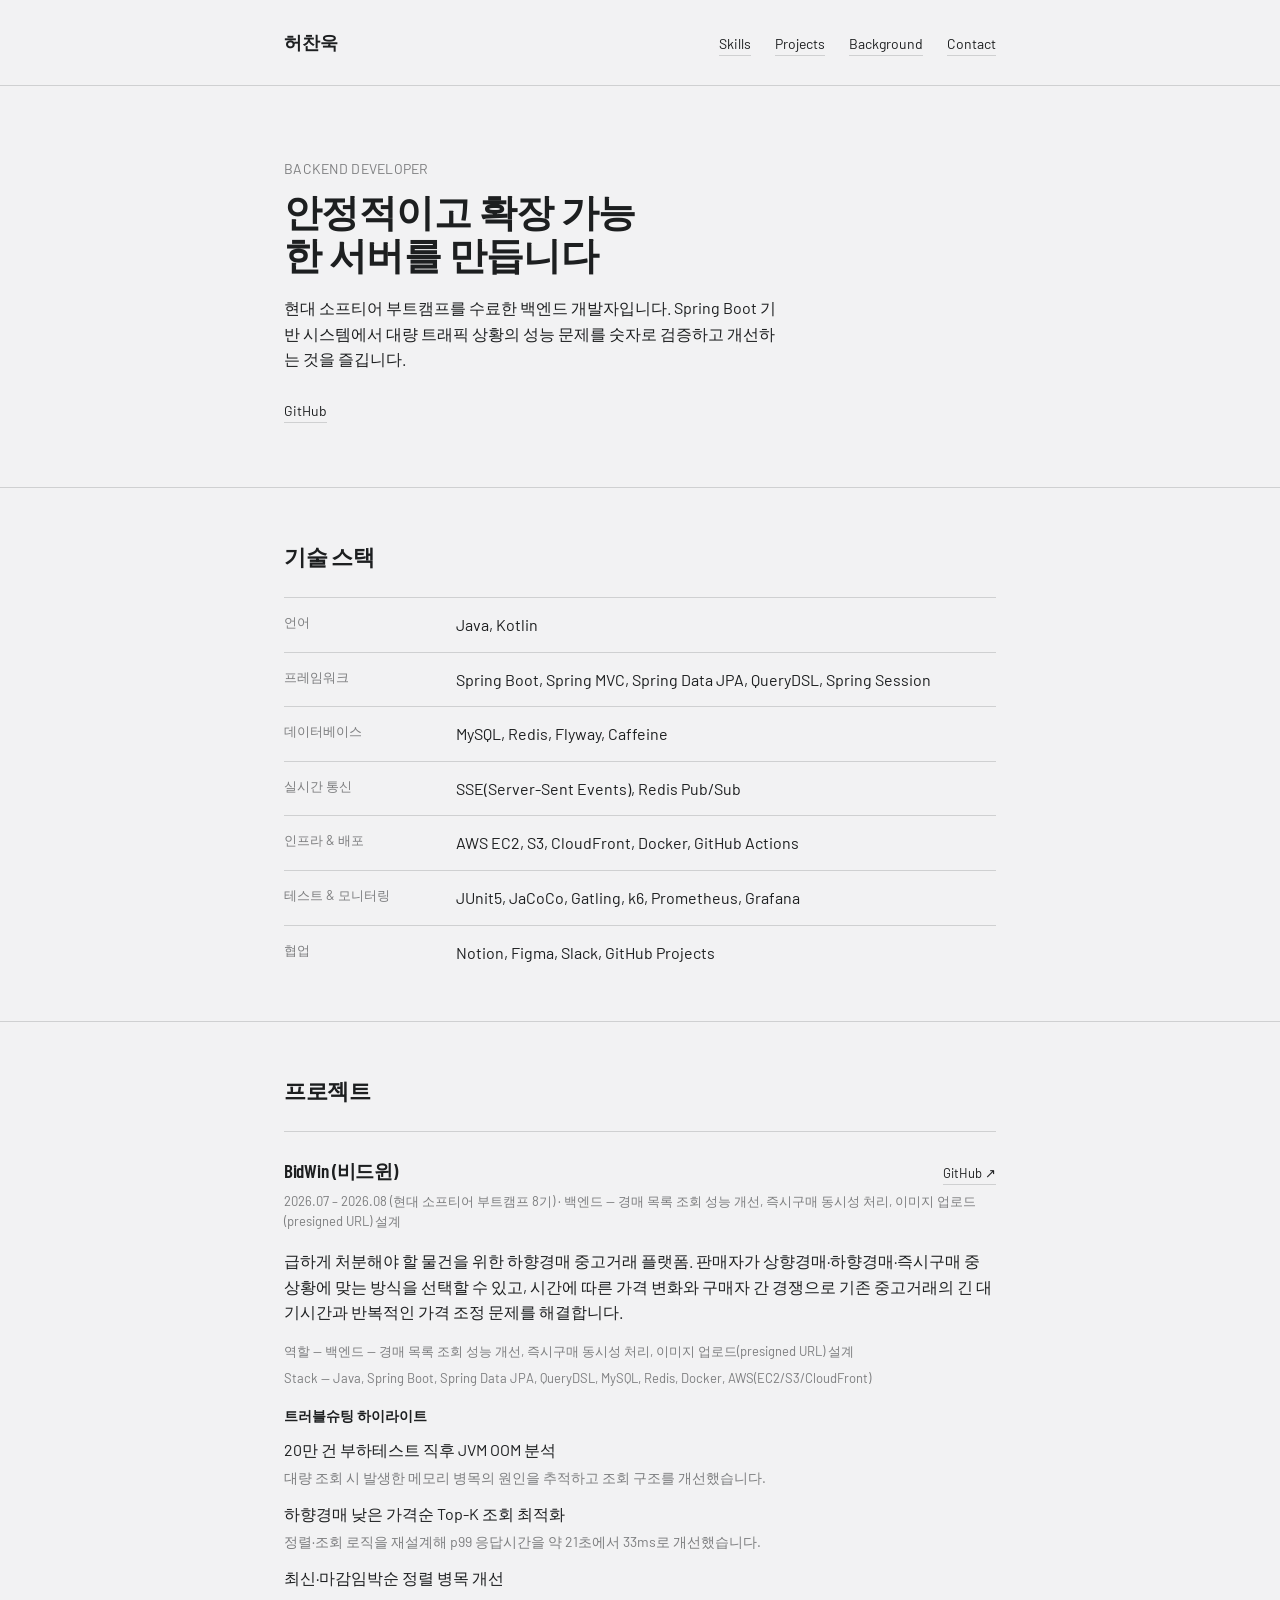
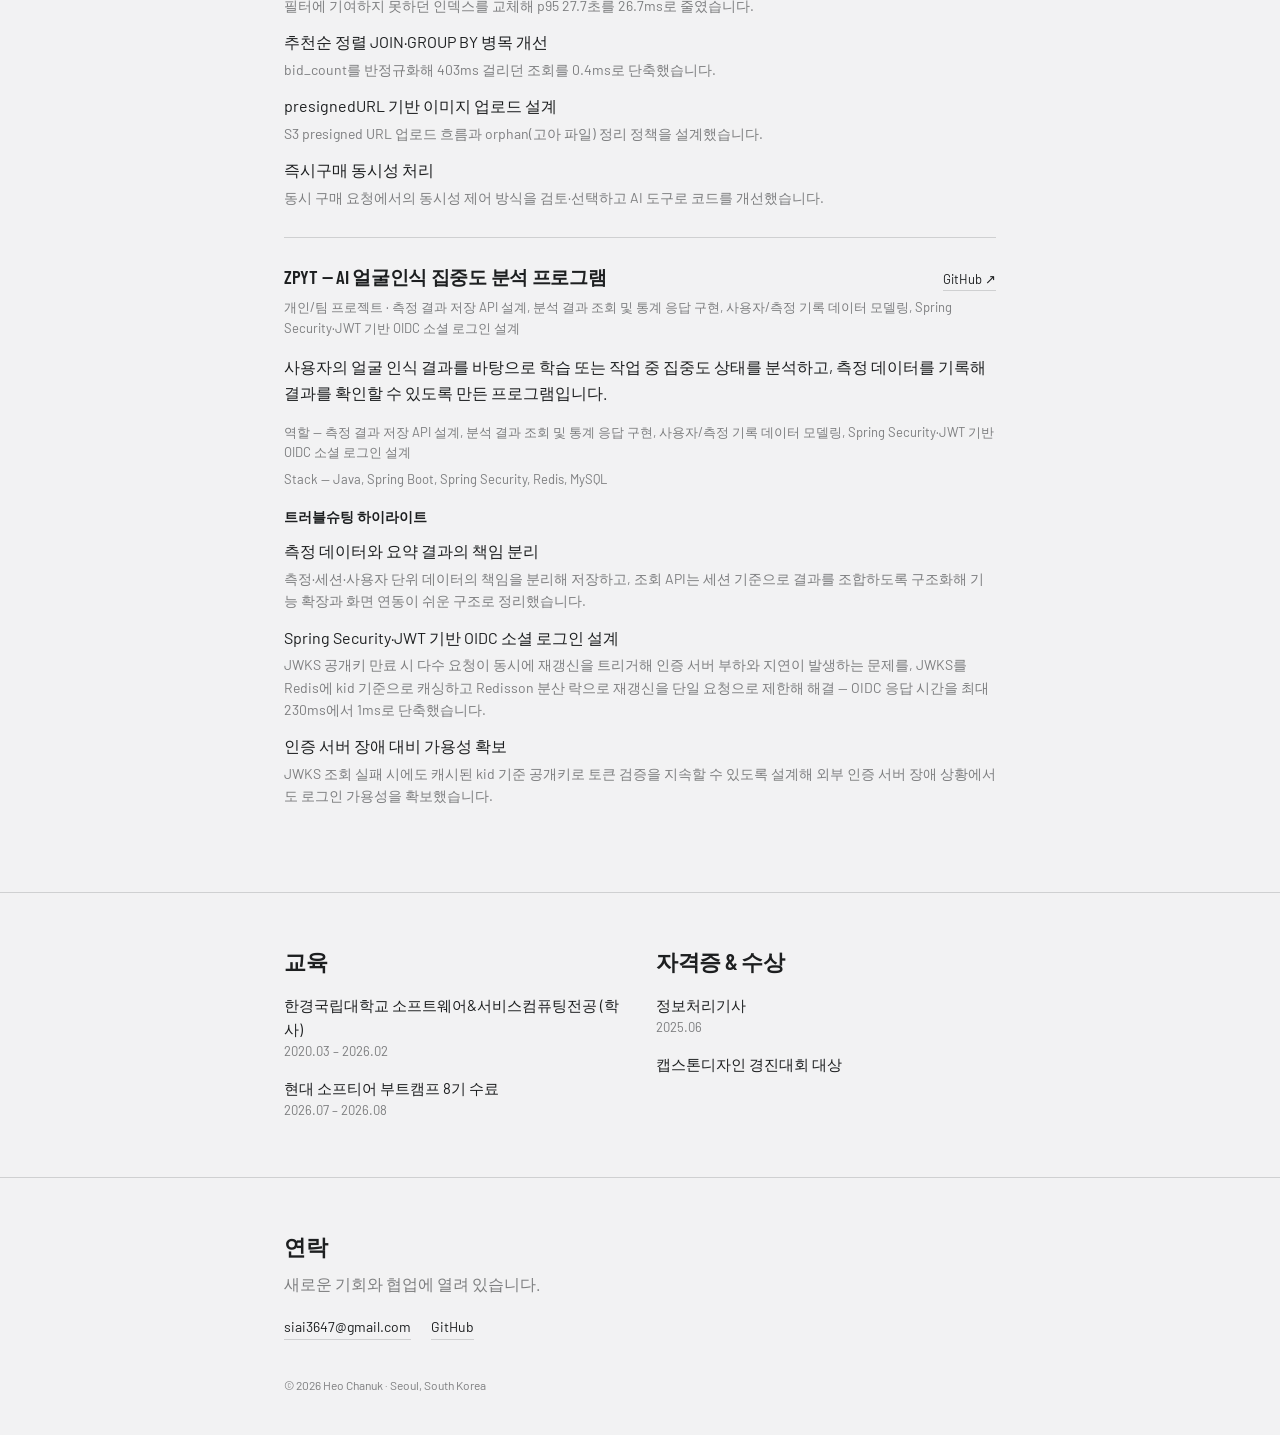
<file: index.html>
<!DOCTYPE html>
<html lang="ko">
<head>
<meta charset="utf-8">
<meta name="viewport" content="width=device-width, initial-scale=1">
<title>허찬욱 — Backend Developer Portfolio</title>
<link rel="stylesheet" href="./styles.css">
<style>
  body{margin:0}
  a{color:var(--color-text);text-decoration:none;border-bottom:1px solid var(--color-divider)}
  a:hover{color:var(--color-accent-700);border-color:var(--color-accent-700)}
  .wrap{max-width:760px;margin:0 auto;padding:0 24px}
  .row{display:flex;gap:32px;flex-wrap:wrap}
  .muted{color:color-mix(in srgb, var(--color-text) 55%, transparent)}
  .rule{height:1px;background:var(--color-divider);margin:0}
  @media (max-width:600px){.nav-links{gap:16px!important}}
  @media print{
    @page{margin:10mm;size:A4}
    body{font-size:11px;line-height:1.35}
    h1{font-size:24px!important;margin-bottom:10px!important}
    h2{font-size:15px!important;margin-bottom:10px!important}
    h3{font-size:13px!important}
    section,header,footer{padding:12px 14px!important}
    p{margin:0 0 6px!important}
    .row{gap:16px!important}
    footer{padding-top:0!important;margin-top:-14px!important}
  }
</style>
</head>
<body>
<div style="background:var(--color-bg);color:var(--color-text);font-family:var(--font-body);min-height:100vh;font-size:16px;line-height:1.6">

  <header style="padding:28px 24px">
    <div class="wrap" style="display:flex;align-items:baseline;justify-content:space-between;gap:16px;flex-wrap:wrap">
      <a href="#top" style="border:none;font-family:var(--font-heading);font-weight:600;font-size:18px">허찬욱</a>
      <nav class="nav-links" style="display:flex;gap:24px;font-size:14px">
        <a href="#skills">Skills</a>
        <a href="#projects">Projects</a>
        <a href="#more">Background</a>
        <a href="#contact">Contact</a>
      </nav>
    </div>
  </header>

  <div class="rule"></div>

  <section id="top" style="padding:72px 24px 64px">
    <div class="wrap">
      <p class="muted" style="margin:0 0 10px;font-size:14px;letter-spacing:0.02em">BACKEND DEVELOPER</p>
      <h1 style="font-size:38px;margin:0 0 20px;max-width:22ch">안정적이고 확장 가능한 서버를 만듭니다</h1>
      <p style="max-width:56ch;font-size:16px;margin:0 0 28px">현대 소프티어 부트캠프를 수료한 백엔드 개발자입니다. Spring Boot 기반 시스템에서 대량 트래픽 상황의 성능 문제를 숫자로 검증하고 개선하는 것을 즐깁니다.</p>
      <div style="display:flex;gap:20px;font-size:14px;flex-wrap:wrap">
        <a href="https://github.com/Heee-oh" target="_blank">GitHub</a>
      </div>
    </div>
  </section>

  <div class="rule"></div>

  <section id="skills" style="padding:56px 24px">
    <div class="wrap">
      <h2 style="font-size:22px;margin:0 0 28px">기술 스택</h2>
      <div style="display:flex;flex-direction:column;gap:14px">
        <div class="row" style="border-top:1px solid var(--color-divider);padding-top:14px">
          <div class="muted" style="flex:0 0 140px;font-size:13px">언어</div>
          <div style="flex:1 1 300px">Java, Kotlin</div>
        </div>
        <div class="row" style="border-top:1px solid var(--color-divider);padding-top:14px">
          <div class="muted" style="flex:0 0 140px;font-size:13px">프레임워크</div>
          <div style="flex:1 1 300px">Spring Boot, Spring MVC, Spring Data JPA, QueryDSL, Spring Session</div>
        </div>
        <div class="row" style="border-top:1px solid var(--color-divider);padding-top:14px">
          <div class="muted" style="flex:0 0 140px;font-size:13px">데이터베이스</div>
          <div style="flex:1 1 300px">MySQL, Redis, Flyway, Caffeine</div>
        </div>
        <div class="row" style="border-top:1px solid var(--color-divider);padding-top:14px">
          <div class="muted" style="flex:0 0 140px;font-size:13px">실시간 통신</div>
          <div style="flex:1 1 300px">SSE(Server-Sent Events), Redis Pub/Sub</div>
        </div>
        <div class="row" style="border-top:1px solid var(--color-divider);padding-top:14px">
          <div class="muted" style="flex:0 0 140px;font-size:13px">인프라 & 배포</div>
          <div style="flex:1 1 300px">AWS EC2, S3, CloudFront, Docker, GitHub Actions</div>
        </div>
        <div class="row" style="border-top:1px solid var(--color-divider);padding-top:14px">
          <div class="muted" style="flex:0 0 140px;font-size:13px">테스트 & 모니터링</div>
          <div style="flex:1 1 300px">JUnit5, JaCoCo, Gatling, k6, Prometheus, Grafana</div>
        </div>
        <div class="row" style="border-top:1px solid var(--color-divider);padding-top:14px">
          <div class="muted" style="flex:0 0 140px;font-size:13px">협업</div>
          <div style="flex:1 1 300px">Notion, Figma, Slack, GitHub Projects</div>
        </div>
      </div>
    </div>
  </section>

  <div class="rule"></div>

  <section id="projects" style="padding:56px 24px">
    <div class="wrap">
      <h2 style="font-size:22px;margin:0 0 28px">프로젝트</h2>

      <div style="border-top:1px solid var(--color-divider);padding:28px 0">
        <div style="display:flex;justify-content:space-between;align-items:baseline;gap:16px;flex-wrap:wrap;margin-bottom:6px">
          <h3 style="font-size:19px;margin:0">BidWin (비드윈)</h3>
          <a href="https://github.com/Heee-oh/WEB-Team4-TIKITAKA" target="_blank" style="font-size:13px">GitHub ↗</a>
        </div>
        <p class="muted" style="font-size:13px;margin:0 0 16px">2026.07 – 2026.08 (현대 소프티어 부트캠프 8기) · 백엔드 — 경매 목록 조회 성능 개선, 즉시구매 동시성 처리, 이미지 업로드(presigned URL) 설계</p>
        <p style="margin:0 0 16px">급하게 처분해야 할 물건을 위한 하향경매 중고거래 플랫폼. 판매자가 상향경매·하향경매·즉시구매 중 상황에 맞는 방식을 선택할 수 있고, 시간에 따른 가격 변화와 구매자 간 경쟁으로 기존 중고거래의 긴 대기시간과 반복적인 가격 조정 문제를 해결합니다.</p>
        <p class="muted" style="font-size:13px;margin:0 0 6px">역할 — 백엔드 — 경매 목록 조회 성능 개선, 즉시구매 동시성 처리, 이미지 업로드(presigned URL) 설계</p>
        <p class="muted" style="font-size:13px;margin:0 0 16px">Stack — Java, Spring Boot, Spring Data JPA, QueryDSL, MySQL, Redis, Docker, AWS(EC2/S3/CloudFront)</p>
        <p style="font-size:14px;font-weight:600;margin:0 0 10px">트러블슈팅 하이라이트</p>
        <div style="display:flex;flex-direction:column;gap:12px">
          <div><p style="margin:0 0 4px">20만 건 부하테스트 직후 JVM OOM 분석</p><p class="muted" style="font-size:14px;margin:0">대량 조회 시 발생한 메모리 병목의 원인을 추적하고 조회 구조를 개선했습니다.</p></div>
          <div><p style="margin:0 0 4px">하향경매 낮은 가격순 Top-K 조회 최적화</p><p class="muted" style="font-size:14px;margin:0">정렬·조회 로직을 재설계해 p99 응답시간을 약 21초에서 33ms로 개선했습니다.</p></div>
          <div><p style="margin:0 0 4px">최신·마감임박순 정렬 병목 개선</p><p class="muted" style="font-size:14px;margin:0">필터에 기여하지 못하던 인덱스를 교체해 p95 27.7초를 26.7ms로 줄였습니다.</p></div>
          <div><p style="margin:0 0 4px">추천순 정렬 JOIN·GROUP BY 병목 개선</p><p class="muted" style="font-size:14px;margin:0">bid_count를 반정규화해 403ms 걸리던 조회를 0.4ms로 단축했습니다.</p></div>
          <div><p style="margin:0 0 4px">presignedURL 기반 이미지 업로드 설계</p><p class="muted" style="font-size:14px;margin:0">S3 presigned URL 업로드 흐름과 orphan(고아 파일) 정리 정책을 설계했습니다.</p></div>
          <div><p style="margin:0 0 4px">즉시구매 동시성 처리</p><p class="muted" style="font-size:14px;margin:0">동시 구매 요청에서의 동시성 제어 방식을 검토·선택하고 AI 도구로 코드를 개선했습니다.</p></div>
        </div>
      </div>

      <div style="border-top:1px solid var(--color-divider);padding:28px 0">
        <div style="display:flex;justify-content:space-between;align-items:baseline;gap:16px;flex-wrap:wrap;margin-bottom:6px">
          <h3 style="font-size:19px;margin:0">ZPYT — AI 얼굴인식 집중도 분석 프로그램</h3>
          <a href="https://github.com/HKNU-Zypt/Zypt_BackEnd" target="_blank" style="font-size:13px">GitHub ↗</a>
        </div>
        <p class="muted" style="font-size:13px;margin:0 0 16px">개인/팀 프로젝트 · 측정 결과 저장 API 설계, 분석 결과 조회 및 통계 응답 구현, 사용자/측정 기록 데이터 모델링, Spring Security·JWT 기반 OIDC 소셜 로그인 설계</p>
        <p style="margin:0 0 16px">사용자의 얼굴 인식 결과를 바탕으로 학습 또는 작업 중 집중도 상태를 분석하고, 측정 데이터를 기록해 결과를 확인할 수 있도록 만든 프로그램입니다.</p>
        <p class="muted" style="font-size:13px;margin:0 0 6px">역할 — 측정 결과 저장 API 설계, 분석 결과 조회 및 통계 응답 구현, 사용자/측정 기록 데이터 모델링, Spring Security·JWT 기반 OIDC 소셜 로그인 설계</p>
        <p class="muted" style="font-size:13px;margin:0 0 16px">Stack — Java, Spring Boot, Spring Security, Redis, MySQL</p>
        <p style="font-size:14px;font-weight:600;margin:0 0 10px">트러블슈팅 하이라이트</p>
        <div style="display:flex;flex-direction:column;gap:12px">
          <div><p style="margin:0 0 4px">측정 데이터와 요약 결과의 책임 분리</p><p class="muted" style="font-size:14px;margin:0">측정·세션·사용자 단위 데이터의 책임을 분리해 저장하고, 조회 API는 세션 기준으로 결과를 조합하도록 구조화해 기능 확장과 화면 연동이 쉬운 구조로 정리했습니다.</p></div>
          <div><p style="margin:0 0 4px">Spring Security·JWT 기반 OIDC 소셜 로그인 설계</p><p class="muted" style="font-size:14px;margin:0">JWKS 공개키 만료 시 다수 요청이 동시에 재갱신을 트리거해 인증 서버 부하와 지연이 발생하는 문제를, JWKS를 Redis에 kid 기준으로 캐싱하고 Redisson 분산 락으로 재갱신을 단일 요청으로 제한해 해결 — OIDC 응답 시간을 최대 230ms에서 1ms로 단축했습니다.</p></div>
          <div><p style="margin:0 0 4px">인증 서버 장애 대비 가용성 확보</p><p class="muted" style="font-size:14px;margin:0">JWKS 조회 실패 시에도 캐시된 kid 기준 공개키로 토큰 검증을 지속할 수 있도록 설계해 외부 인증 서버 장애 상황에서도 로그인 가용성을 확보했습니다.</p></div>
        </div>
      </div>

    </div>
  </section>

  <div class="rule"></div>

  <section id="more" style="padding:56px 24px">
    <div class="wrap row" style="align-items:flex-start">
      <div style="flex:1 1 260px">
        <h2 style="font-size:22px;margin:0 0 20px">교육</h2>
        <div style="display:flex;flex-direction:column;gap:14px;font-size:15px">
          <div><div>한경국립대학교 소프트웨어&amp;서비스컴퓨팅전공 (학사)</div><div class="muted" style="font-size:13px">2020.03 – 2026.02</div></div>
          <div><div>현대 소프티어 부트캠프 8기 수료</div><div class="muted" style="font-size:13px">2026.07 – 2026.08</div></div>
        </div>
      </div>
      <div style="flex:1 1 260px">
        <h2 style="font-size:22px;margin:0 0 20px">자격증 &amp; 수상</h2>
        <div style="display:flex;flex-direction:column;gap:14px;font-size:15px">
          <div><div>정보처리기사</div><div class="muted" style="font-size:13px">2025.06</div></div>
          <div><div>캡스톤디자인 경진대회 대상</div><div class="muted" style="font-size:13px"></div></div>
        </div>
      </div>
    </div>
  </section>

  <div class="rule"></div>

  <footer id="contact" style="padding:56px 24px 40px">
    <div class="wrap">
      <h2 style="font-size:22px;margin:0 0 12px">연락</h2>
      <p class="muted" style="margin:0 0 20px">새로운 기회와 협업에 열려 있습니다.</p>
      <div style="display:flex;gap:20px;font-size:14px;flex-wrap:wrap;margin-bottom:36px">
        <a href="mailto:siai3647@gmail.com">siai3647@gmail.com</a>
        <a href="https://github.com/Heee-oh" target="_blank">GitHub</a>
      </div>
      <p class="muted" style="font-size:12px;margin:0">© 2026 Heo Chanuk · Seoul, South Korea</p>
    </div>
  </footer>

</div>
</body>
</html>
</file>
<file: styles.css>
/* Industry — design-system tokens and component classes. This file is the source of truth for the system's look; retune it here and see readme.md. */
@import url('https://fonts.googleapis.com/css2?family=Barlow:wght@400;500;700&family=Barlow+Condensed:wght@400;600&display=swap');

:root {
  --color-bg: #f2f2f3;
  --color-surface: #e9e9ea;
  --color-text: #1d1f20;
  --color-accent: #5980a6;
  --color-accent-2: #728fab;
  --color-divider: color-mix(in srgb, #1d1f20 16%, transparent);

  /* Tonal ramps — generated in OKLCH on one shared lightness scale, so the
     same step of any role matches the others in visual value. */
  --color-neutral-100: #f5f5f8;
  --color-neutral-200: #e7e7ea;
  --color-neutral-300: #d4d4d7;
  --color-neutral-400: #b7b7ba;
  --color-neutral-500: #98989b;
  --color-neutral-600: #7a7a7d;
  --color-neutral-700: #5d5d60;
  --color-neutral-800: #424244;
  --color-neutral-900: #2b2b2d;

  --color-accent-100: #eef6ff;
  --color-accent-200: #d6ebff;
  --color-accent-300: #b5d9fd;
  --color-accent-400: #94bce3;
  --color-accent-500: #749dc4;
  --color-accent-600: #597ea3;
  --color-accent-700: #416180;
  --color-accent-800: #2c455d;
  --color-accent-900: #1d2d3d;

  --color-accent-2-100: #eef6ff;
  --color-accent-2-200: #d6ebff;
  --color-accent-2-300: #bdd8f2;
  --color-accent-2-400: #9ebbd8;
  --color-accent-2-500: #7e9cb8;
  --color-accent-2-600: #627d98;
  --color-accent-2-700: #486077;
  --color-accent-2-800: #314457;
  --color-accent-2-900: #1f2d3a;

  --font-heading: "Barlow Condensed", system-ui, sans-serif;
  --font-heading-weight: 600;
  --font-body: "Barlow", system-ui, sans-serif;

  --space-1: 3.4px;
  --space-2: 6.8px;
  --space-3: 10.2px;
  --space-4: 13.6px;
  --space-6: 20.4px;
  --space-8: 27.2px;

  --radius-sm: 2px;
  --radius-md: 4px;
  --radius-lg: 7px;

  /* Elevation — derived from the ground: soft ink-tinted shadows on a
     light theme, a hairline edge + ambient darkness on a dark one. */
  --shadow-sm: 0 1px 2px color-mix(in srgb, #2b2b2d 14%, transparent);
  --shadow-md: 0 3px 10px color-mix(in srgb, #2b2b2d 16%, transparent);
  --shadow-lg: 0 12px 32px color-mix(in srgb, #2b2b2d 22%, transparent);
}

body {
  background: var(--color-bg);
  color: var(--color-text);
  font-family: var(--font-body);
}
h1, h2, h3, h4 { font-family: var(--font-heading); font-weight: var(--font-heading-weight); }

.blueprint {
  position: relative;
  border: 1px solid var(--color-divider);
  border-radius: 0;
}
/* The overlay image treatments (halftone, duotone) clip their overlay
   (overflow:hidden); a blueprint wrapper draws its registration marks
   outside the box, so when both classes share a wrapper the frame must
   win. */
.blueprint.halftone, .blueprint.plate, .blueprint.duotone { overflow: visible; }
.blueprint > .corner {
  position: absolute; width: 11px; height: 11px;
  color: color-mix(in srgb, var(--color-text) 55%, transparent);
}
.blueprint > .corner::before, .blueprint > .corner::after {
  content: ""; position: absolute; background: currentColor;
}
.blueprint > .corner::before { left: 5px; top: 0; width: 1px; height: 100%; }
.blueprint > .corner::after  { top: 5px; left: 0; width: 100%; height: 1px; }
.blueprint > .corner.tl { top: -6px; left: -6px; }
.blueprint > .corner.tr { top: -6px; right: -6px; }
.blueprint > .corner.bl { bottom: -6px; left: -6px; }
.blueprint > .corner.br { bottom: -6px; right: -6px; }

.duotone{position:relative;overflow:hidden}
.duotone::after{content:"";position:absolute;inset:0;pointer-events:none;
  background:var(--color-accent);mix-blend-mode:color}

/* ══════════════════════════════════════════════════════════════════════════
   Components — built with the tokens above. Plain CSS
   on plain HTML: no JavaScript, no build step. Each class is documented in
   readme.md and demonstrated in foundations/ and components/.
   ══════════════════════════════════════════════════════════════════════ */

*, *::before, *::after { box-sizing: border-box; }
body { margin: 0; font-size: 15px; line-height: 1.55; font-weight: 400; }
h1, h2, h3, h4, h5, h6 {
  font-family: var(--font-heading); font-weight: var(--font-heading-weight);
  line-height: 1.12; letter-spacing: -0.015em; margin: 0 0 var(--space-2);
}
h1 { font-size: 42px; }
h2 { font-size: 32px; }
h3 { font-size: 25px; }
h4 { font-size: 20px; }
h5 { font-size: 16px; }
h6 { font-size: 13px; }
h6 { letter-spacing: 0.08em; text-transform: uppercase; }
p { margin: 0 0 var(--space-3); }
a { color: var(--color-accent); text-underline-offset: 3px; }
img { display: block; max-width: 100%; }
figure { margin: 0; }
figcaption {
  font-size: 11px; margin-top: var(--space-1);
  color: color-mix(in srgb, var(--color-text) 55%, transparent);
}
.text-muted { color: color-mix(in srgb, var(--color-text) 55%, transparent); }
:focus { outline: none; }
:focus-visible { outline: 2px solid var(--color-accent); outline-offset: 2px; }
::selection { background: color-mix(in srgb, var(--color-accent) 30%, transparent); }

/* — rules — */
.hr {
  height: 1px; border: 0; margin: var(--space-4) 0;
  background: var(--color-divider);
}

/* — buttons — */
.btn {
  display: inline-flex; align-items: center; justify-content: center; gap: 6px;
  cursor: pointer; text-decoration: none;
  font-family: var(--font-heading); font-weight: var(--font-heading-weight);
  font-size: 14px; line-height: 1.2; color: var(--color-text); /* matches the .input's 14px —
     the pair sits side by side in sign-up rows */
  background: transparent; border: 1px solid transparent;
  padding: var(--space-2) calc(var(--space-3) * 1.2);
  border-radius: var(--radius-md);
}
.btn svg { display: block; }
.btn:disabled { opacity: 0.45; cursor: not-allowed; }
.btn-primary { background: var(--color-accent); color: var(--color-bg); }
.btn-primary:hover { background: var(--color-accent-600); }
.btn-primary:active { background: var(--color-accent-700); }
.btn-secondary { border-color: var(--color-divider); }
.btn-secondary:hover { background: color-mix(in srgb, var(--color-text) 7%, transparent); }
.btn-secondary:active { background: color-mix(in srgb, var(--color-text) 14%, transparent); }
.btn-ghost { color: var(--color-accent); padding-inline: var(--space-1); }
.btn-ghost:hover { background: color-mix(in srgb, var(--color-accent) 10%, transparent); }
.btn-ghost:active { background: color-mix(in srgb, var(--color-accent) 18%, transparent); }
.btn-icon { width: 36px; height: 36px; padding: 0; }
.btn-block { width: 100%; margin-top: var(--space-2); }

/* — forms — */
.field > label {
  display: block; font-size: 12px; margin-bottom: 5px;
  color: color-mix(in srgb, var(--color-text) 70%, transparent);
}
.input {
  width: 100%; min-height: 36px; padding: 6px 10px; font: inherit;
  font-size: 14px; color: var(--color-text); caret-color: var(--color-accent);
  background: var(--color-surface);
  border: 1px solid var(--color-divider); border-radius: var(--radius-md);
}
.input:hover { border-color: color-mix(in srgb, var(--color-text) 45%, transparent); }
.input:focus-visible { border-color: var(--color-accent); outline-offset: 0; }
textarea.input { min-height: 90px; resize: vertical; }
.radio { display: inline-flex; align-items: center; gap: 8px; cursor: pointer; font-size: 14px; }
.radio input, .seg-opt input {
  position: absolute; opacity: 0; width: 0; height: 0; pointer-events: none;
}
.radio .dot {
  width: 16px; height: 16px; flex: none; border-radius: 50%;
  border: 1.5px solid var(--color-divider);
}
.radio:hover .dot { border-color: var(--color-accent); }
.radio input:checked + .dot {
  border-color: var(--color-accent); background: var(--color-accent);
  box-shadow: inset 0 0 0 4px var(--color-bg);
}
.radio input:focus-visible + .dot { outline: 2px solid var(--color-accent); outline-offset: 2px; }
.seg {
  display: inline-flex; overflow: hidden;
  border: 1px solid var(--color-divider); border-radius: var(--radius-md);
}
.seg-opt {
  display: inline-flex; align-items: center; gap: 6px;
  padding: 7px 12px; font-size: 13px; cursor: pointer;
}
.seg-opt + .seg-opt { border-left: 1px solid var(--color-divider); }
.seg-opt:has(input:checked) { background: var(--color-accent); color: var(--color-bg); }
.seg-opt:not(:has(input:checked)):hover { background: color-mix(in srgb, var(--color-text) 7%, transparent); }
.seg-opt:has(input:focus-visible) { outline: 2px solid var(--color-accent); outline-offset: -2px; }

/* — cards — */
.card {
  display: flex; flex-direction: column; gap: var(--space-2);
  padding: var(--space-3); border-radius: var(--radius-md); background: var(--color-surface);
}
.card-kicker { font-size: 10px; letter-spacing: 0.1em; text-transform: uppercase; color: var(--color-accent); }
.card-title {
  font-family: var(--font-heading); font-weight: var(--font-heading-weight);
  font-size: 17px; line-height: 1.2;
}
.card-body { margin: 0; font-size: 13px; opacity: 0.8; flex: 1; }
.card-meta {
  display: flex; align-items: center; gap: 6px; font-size: 11px;
  color: color-mix(in srgb, var(--color-text) 50%, transparent);
}
.elev-sm { box-shadow: var(--shadow-sm); }
.elev-md { box-shadow: var(--shadow-md); }
.elev-lg { box-shadow: var(--shadow-lg); }

/* — tags — */
.tag {
  display: inline-flex; align-items: center; font-size: 11px;
  letter-spacing: 0.02em; padding: 3px 10px;
  border-radius: calc(var(--radius-md) * 0.75);
}
.tag-accent { background: var(--color-accent-100); color: var(--color-accent-800); }
.tag-accent-2 { background: var(--color-accent-2-100); color: var(--color-accent-2-800); }
.tag-neutral { background: var(--color-neutral-100); color: var(--color-neutral-800); }
.tag-outline { border: 1px solid var(--color-accent); color: var(--color-accent); }

/* — navigation — */
.nav {
  display: flex; align-items: center; gap: var(--space-4);
  padding: var(--space-3) var(--space-4);
  border-bottom: none;
}
.nav-brand {
  font-family: var(--font-heading); font-weight: var(--font-heading-weight);
  font-size: 18px; margin-right: auto;
}
.nav a { color: inherit; text-decoration: none; font-size: 14px; }
.nav a:hover, .nav a[aria-current='page'] { color: var(--color-accent); }

/* — tables — */
.table { width: 100%; border-collapse: collapse; font-size: 14px; }
.table th {
  text-align: left; font-size: 11px; letter-spacing: 0.08em; text-transform: uppercase;
  color: color-mix(in srgb, var(--color-text) 60%, transparent);
  padding: var(--space-2); border-bottom: 1px solid var(--color-divider);
}
.table td {
  padding: var(--space-2);
  border-bottom: 1px solid color-mix(in srgb, var(--color-text) 8%, transparent);
}
.table tbody tr:hover { background: color-mix(in srgb, var(--color-text) 4%, transparent); }

/* — dialog — */
.dialog-backdrop {
  position: fixed; inset: 0; display: grid; place-items: center;
  padding: var(--space-4);
  background: color-mix(in srgb, var(--color-neutral-900) 50%, transparent);
}
.dialog {
  width: min(440px, 100%); display: flex; flex-direction: column; gap: var(--space-3);
  padding: var(--space-4); border-radius: var(--radius-lg);
  background: var(--color-surface); box-shadow: var(--shadow-lg);
}
.dialog-title {
  font-family: var(--font-heading); font-weight: var(--font-heading-weight);
  font-size: 20px;
}
.dialog-body { font-size: 14px; opacity: 0.85; }
.dialog-actions { display: flex; justify-content: flex-end; gap: var(--space-2); margin-top: var(--space-2); }

/* — blueprint frame: components are wireframe objects (see .blueprint
     and .corner above) — square, transparent, hairline-bordered — */
.card, .btn, .input, .tag, .seg, .dialog { border-radius: 0; }
.card, .dialog { background: transparent; border: 1px solid var(--color-divider); }
.btn { border: 1px solid var(--color-divider); }
.btn-primary { border-color: var(--color-accent); }
.btn-ghost { border-color: transparent; }
</file>
